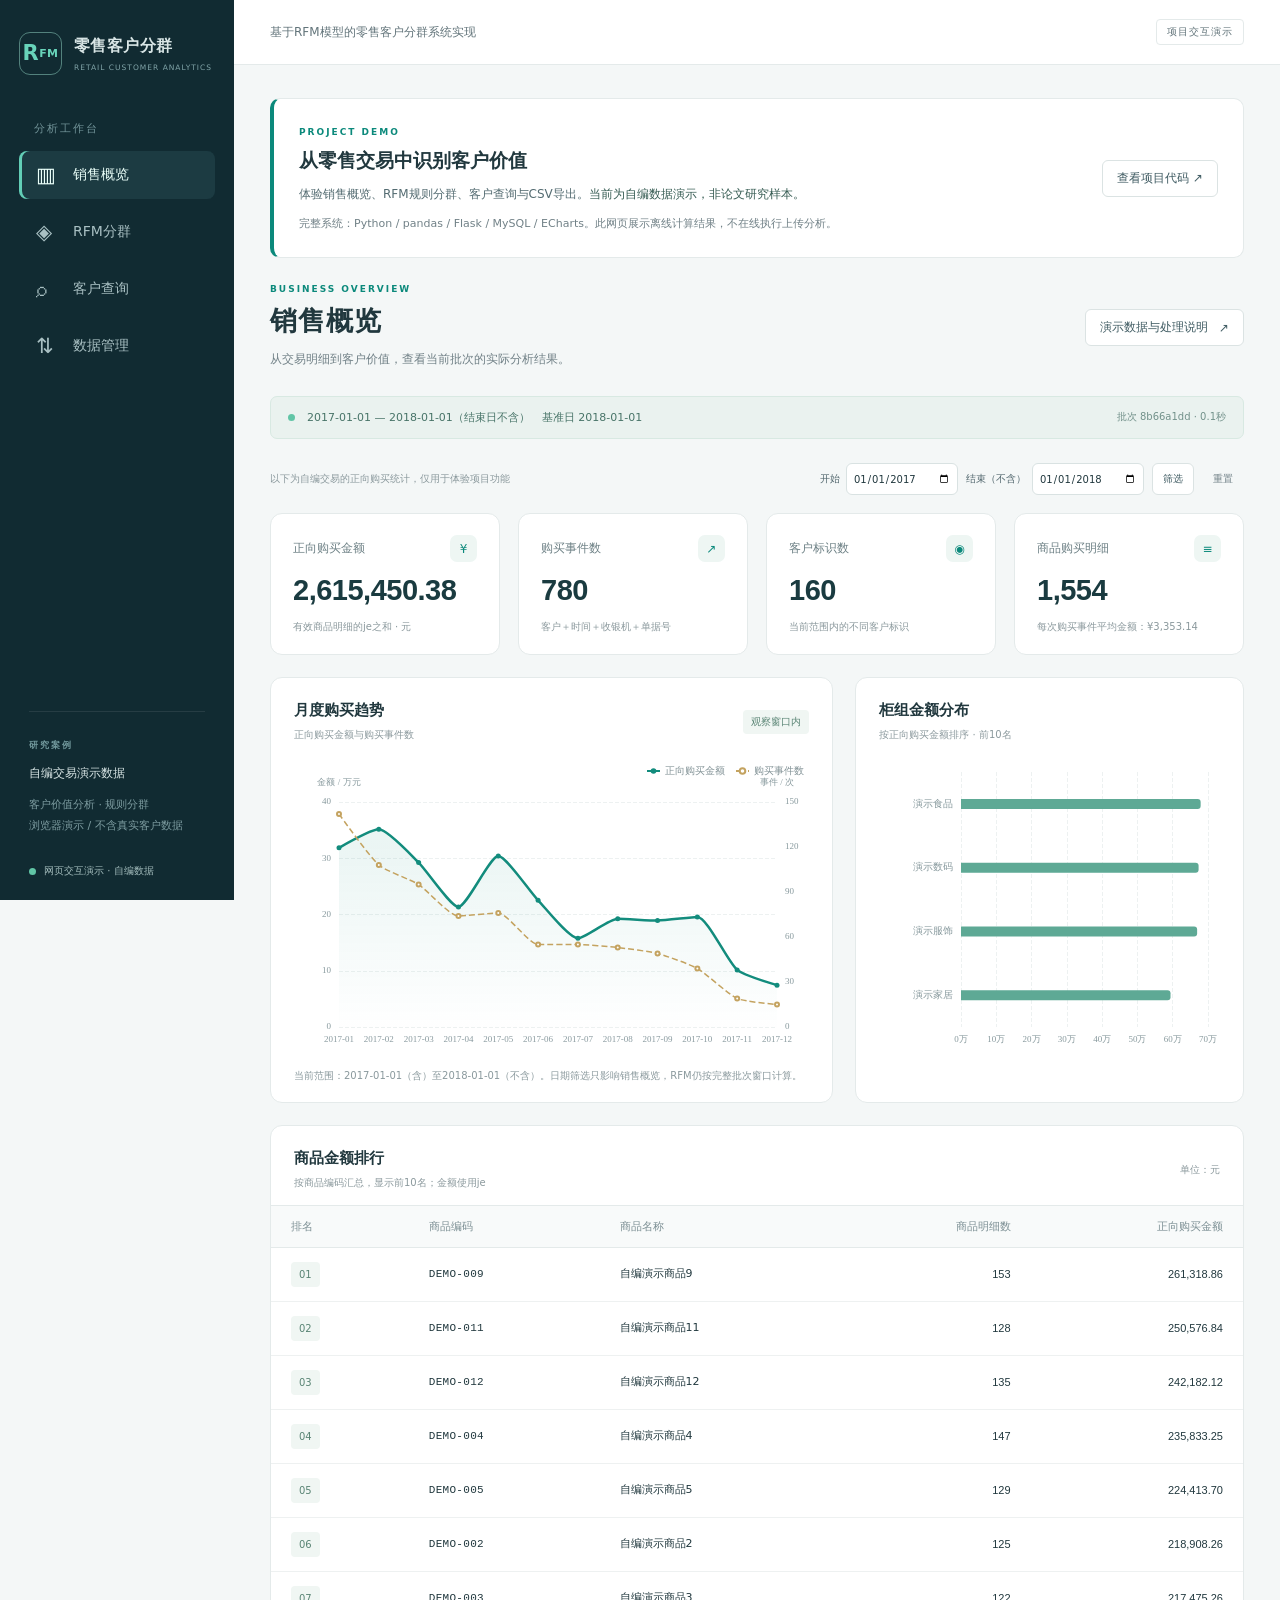
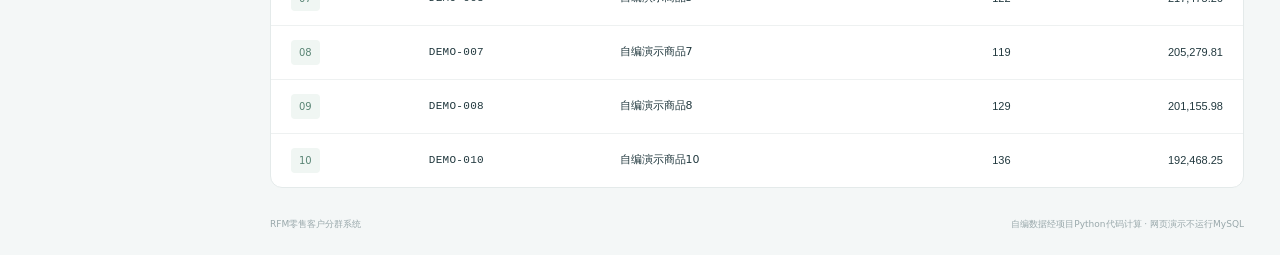
<file: index.html>
<!doctype html>
<html lang="zh-CN">
<head>
  <meta charset="utf-8"><meta name="viewport" content="width=device-width,initial-scale=1">
  <title>零售客户分群系统 · 项目演示</title>
  <link rel="stylesheet" href="./assets/app.css">
  <script defer src="./assets/vendor/echarts.min.js"></script>
  <script defer src="./assets/pages-adapter.js"></script>
  <script defer src="./assets/app.js"></script>
<link rel="stylesheet" href="./assets/pages.css"></head>
<body>
<aside class="sidebar">
  <a class="brand" href="#overview"><span class="brand-mark">R<span>FM</span></span><span>零售客户分群<small>RETAIL CUSTOMER ANALYTICS</small></span></a>
  <div class="nav-label">分析工作台</div>
  <nav aria-label="主导航">
    <a href="#overview" data-nav="overview"><span class="nav-icon">▥</span>销售概览</a>
    <a href="#segments" data-nav="segments"><span class="nav-icon">◈</span>RFM分群</a>
    <a href="#customers" data-nav="customers"><span class="nav-icon">⌕</span>客户查询</a>
    <a href="#data" data-nav="data"><span class="nav-icon">⇅</span>数据管理</a>
  </nav>
  <div class="sidebar-note"><span class="eyebrow">研究案例</span><p>自编交易演示数据</p><small>客户价值分析 · 规则分群<br>浏览器演示 / 不含真实客户数据</small></div>
  <div id="health" class="health"><span class="status-dot"></span>正在连接数据库</div>
</aside>
<main>
  <header class="topbar"><span>基于RFM模型的零售客户分群系统实现</span><span class="local-tag">项目交互演示</span></header>
  <div class="content"><section class="demo-intro" aria-label="项目演示说明"><div><span class="eyebrow">PROJECT DEMO</span><h2>从零售交易中识别客户价值</h2><p>体验销售概览、RFM规则分群、客户查询与CSV导出。<strong>当前为自编数据演示，非论文研究样本。</strong></p><small>完整系统：Python / pandas / Flask / MySQL / ECharts。此网页展示离线计算结果，不在线执行上传分析。</small></div><a class="button secondary" href="https://github.com/BlazyZ/rfm-segmentation" target="_blank" rel="noopener noreferrer">查看项目代码 ↗</a></section>
    <div class="page-heading"><div><div class="eyebrow" id="page-eyebrow">BUSINESS OVERVIEW</div><h1 id="page-title">销售概览</h1><p id="page-description">从交易明细到客户价值，查看当前批次的实际分析结果。</p></div><a class="button secondary" href="#data">演示数据与处理说明 <span>↗</span></a></div>
    <div class="scope-bar"><div><span class="scope-dot"></span><strong id="scope-period">尚未完成数据分析</strong><span id="scope-reference"></span></div><span id="scope-batch">等待导入</span></div>
    <div id="global-error" class="notice error" role="alert" hidden></div>
    <div id="no-data" class="empty panel" hidden><div class="empty-symbol">⇅</div><h2>先导入一份交易数据</h2><p>使用项目中的百货商场原始CSV，或上传相同结构的CSV / Excel交易文件。</p><a class="button primary" href="#data">前往数据管理</a></div>

    <section id="page-overview" class="page" aria-label="销售概览">
      <div class="section-tools"><span class="subtle">以下为自编交易的正向购买统计，仅用于体验项目功能</span><form id="sales-filter" class="inline-form"><label>开始 <input id="sales-start" type="date" required></label><label>结束（不含） <input id="sales-end" type="date" required></label><button class="button secondary" type="submit">筛选</button><button id="sales-reset" class="button quiet" type="button">重置</button></form></div>
      <div class="metric-grid" id="overview-metrics">
        <article class="metric"><div>正向购买金额 <span>¥</span></div><strong id="metric-amount">—</strong><small>有效商品明细的je之和 · 元</small></article>
        <article class="metric"><div>购买事件数 <span>↗</span></div><strong id="metric-events">—</strong><small>客户＋时间＋收银机＋单据号</small></article>
        <article class="metric"><div>客户标识数 <span>◉</span></div><strong id="metric-customers">—</strong><small>当前范围内的不同客户标识</small></article>
        <article class="metric"><div>商品购买明细 <span>≡</span></div><strong id="metric-lines">—</strong><small id="metric-aov">每次购买事件平均金额：—</small></article>
      </div>
      <div class="chart-grid"><article class="panel chart-wide"><div class="panel-heading"><div><h2>月度购买趋势</h2><p>正向购买金额与购买事件数</p></div><span class="badge">观察窗口内</span></div><div id="chart-trend" class="chart" role="img" aria-label="月度购买趋势图"></div><p class="chart-note" id="sales-range-note"></p></article><article class="panel"><div class="panel-heading"><div><h2>柜组金额分布</h2><p>按正向购买金额排序 · 前10名</p></div></div><div id="chart-counters" class="chart" role="img" aria-label="柜组金额排行"></div></article></div>
      <article class="panel"><div class="panel-heading"><div><h2>商品金额排行</h2><p>按商品编码汇总，显示前10名；金额使用je</p></div><span class="subtle">单位：元</span></div><div class="table-wrap"><table><thead><tr><th>排名</th><th>商品编码</th><th>商品名称</th><th class="number">商品明细数</th><th class="number">正向购买金额</th></tr></thead><tbody id="products-body"><tr><td colspan="5" class="empty-cell">正在加载</td></tr></tbody></table></div></article>
    </section>

    <section id="page-segments" class="page" hidden aria-label="RFM分群">
      <div class="metric-grid three"><article class="metric"><div>已分群客户标识</div><strong id="segment-total">—</strong><small>每位客户有且仅有一个分群</small></article><article class="metric"><div>重要价值客户占比</div><strong id="segment-vip">—</strong><small>R、F、M评分均达到高档</small></article><article class="metric"><div>评分与群体规则</div><strong class="metric-text">五档评分 · 八类分群</strong><small>经验分位数；单项评分≥4为高档</small></article></div>
      <div class="chart-grid"><article class="panel"><div class="panel-heading"><div><h2>群体人数构成</h2><p>不同客户标识数</p></div></div><div id="chart-segments" class="chart" role="img" aria-label="客户分群人数构成"></div></article><article class="panel chart-wide"><div class="panel-heading"><div><h2>群体金额贡献</h2><p>各分群有效je之和 · 元</p></div></div><div id="chart-contribution" class="chart" role="img" aria-label="各分群金额贡献"></div></article></div>
      <article class="panel"><div class="panel-heading"><div><h2>群体特征对比</h2><p>点击群体名称查看对应客户；R越小表示购买越近期</p></div></div><div class="table-wrap"><table><thead><tr><th>客户群体</th><th>R / F / M高低</th><th class="number">客户数</th><th class="number">人数占比</th><th class="number">金额占比</th><th class="number">平均R / 天</th><th class="number">平均F / 次</th><th class="number">平均M / 元</th></tr></thead><tbody id="segments-body"></tbody></table></div></article>
      <article class="panel rule-panel"><div class="panel-heading"><div><h2>本批次计算与评分规则</h2><p>规则随批次保存，重复阈值允许出现空分档，同值始终同分</p></div><span class="badge">rfm-v1</span></div><div class="definition-grid"><p><b>R · 最近购买间隔</b><span>基准日与客户最后一次有效购买日期之差，按自然日计算。</span></p><p><b>F · 购买频次</b><span>不同“客户＋完整交易时间＋收银机＋单据号”的组合数。</span></p><p><b>M · 正向购买金额</b><span>有效je之和；保留折扣影响，未扣除被排除的退款。</span></p></div><div class="table-wrap"><table><thead><tr><th>指标</th><th>20%分位数</th><th>40%分位数</th><th>60%分位数</th><th>80%分位数</th><th>评分方向</th></tr></thead><tbody id="rules-body"></tbody></table></div><p class="panel-note">以数值≤阈值划分区间：F、M从低到高计1—5分，R反向计5—1分。单项评分≥4为高档，其他为低档。标签用于历史规则分群，不表示预测结果或经验证的营销效果。</p></article>
    </section>

    <section id="page-customers" class="page" hidden aria-label="客户查询">
      <article class="panel"><form id="customer-filter" class="filter-form"><label class="grow">客户标识<input id="customer-kh" type="search" placeholder="输入完整或部分客户标识" maxlength="8" pattern="[0-9a-fA-F]{1,8}"></label><label>客户群体<select id="customer-segment"><option value="">全部群体</option></select></label><label>排序方式<select id="customer-sort"><option value="m">金额从高到低</option><option value="f">购买事件从多到少</option><option value="r">购买时间从近到远</option><option value="kh">客户标识升序</option></select></label><button class="button primary" type="submit">查询客户</button><button class="button secondary" id="customer-reset" type="button">重置</button></form></article>
      <article class="panel"><div class="panel-heading"><div><h2>客户RFM结果 <span id="customer-count" class="count-label"></span></h2><p>导出当前筛选下的全部客户，包含分析日期与批次</p></div><div class="button-group"><button class="button secondary export-btn" data-format="csv">导出CSV ↓</button></div></div><div class="table-wrap"><table><thead><tr><th>客户标识</th><th class="number">R / 天</th><th class="number">F / 次</th><th class="number">M / 元</th><th class="number">商品明细</th><th>R / F / M评分</th><th>客户分群</th><th>操作</th></tr></thead><tbody id="customers-body"></tbody></table></div><div class="pagination"><span id="page-info"></span><div><button class="button secondary" id="prev-page">上一页</button><button class="button secondary" id="next-page">下一页</button></div></div></article>
    </section>

    <section id="page-data" class="page" hidden aria-label="数据管理">
      <div class="data-grid"><article class="panel"><div class="panel-heading"><div><h2>从交易明细到客户分群</h2><p>完整本机系统支持导入、清洗、计算和数据库保存</p></div><span class="badge">项目流程</span></div><div class="demo-flow"><p><b>读取交易 → 清洗审计 → RFM计算 → 规则评分 → 八类分群 → 查询与导出</b></p><p>R：距离最近一次购买的自然日数。<br>F：客户＋完整时间＋收银机＋单据号的不同组合数。<br>M：有效je之和，以整数分累计。</p><p>本网页可体验筛选、排序、分页、明细追查和CSV导出。文件上传、重新分析、Excel导出及MySQL写入在完整本机系统中运行。</p><a class="table-link" href="https://github.com/BlazyZ/rfm-segmentation#readme" target="_blank" rel="noopener noreferrer">查看完整系统说明 ↗</a></div><form id="import-form" class="import-form"><label>数据来源<select id="import-source"><option value="builtin">项目内置原始交易CSV（全量核查）</option><option value="upload">上传同结构交易文件</option><option value="previous">使用当前批次原文件重新分析</option></select></label><label id="upload-label" hidden>选择交易文件<input id="import-file" type="file" accept=".csv,.xlsx"><small>最大300MB；仅支持约定的12字段交易表，不支持会员信息表。</small></label><div class="date-grid"><label>窗口开始（含）<input id="import-start" type="date" value="2017-01-01" required></label><label>窗口结束（不含）<input id="import-end" type="date" value="2018-01-01" required></label><label>分析基准日<input id="import-reference" type="date" value="2018-01-01" required></label></div><div class="notice info">第一版默认分析2017年。相同文件、日期与规则直接复用结果，不会重复叠加；新任务失败时保留上一成功批次。</div><button id="import-submit" class="button primary" type="submit">开始导入与分析 <span>→</span></button><div id="job-status" class="job-status" role="status" hidden></div></form></article><article class="panel data-note"><div class="panel-heading"><div><h2>数据与处理口径</h2><p>自编交易样本 · 非论文研究数据</p></div></div><ol><li>校验全部12个字段及日期，筛选观察窗口内交易。</li><li>仅保留8位十六进制客户标识、4位十六进制单据标识，收银机标识不能为空。</li><li>数量与je均须为正；金额按分汇总，异常数据隔离并注明原因。</li><li>保留完全相同行和极端正向金额，不猜测修复异常标识。</li></ol><p>本页客户、商品与交易均为程序生成，仅用于公开演示。完整系统使用的论文案例为cumcm2018c公开教学副本，来源与限制见代码仓库。</p><details><summary>查看必要字段</summary><code>kh, dtime, spbm, sl, sj, je, spmc, jf, syjh, djh, gzbm, gzmc</code><p>CSV支持UTF-8、GB18030；Excel须恰有一张包含全部字段的交易表。标识应保存为文本。</p></details></article></div>
      <article class="panel"><div class="panel-heading"><div><h2>当前批次质量报告</h2><p id="quality-caption">分析完成后展示</p></div><div class="button-group" id="quality-downloads"></div></div><div class="quality-metrics" id="quality-metrics"></div><div class="table-wrap"><table><thead><tr><th>排除原因</th><th class="number">命中行数（可重叠）</th><th class="number">首要原因行数（互斥）</th></tr></thead><tbody id="quality-body"></tbody></table></div><p class="panel-note" id="quality-note">同一行可命中多个原因；首要原因按表中顺序确定，互斥计数之和等于排除总数。</p></article>
      <article class="panel"><div class="panel-heading"><div><h2>分析批次记录</h2><p>此网页展示一个已离线计算的自编数据批次</p></div><button class="button secondary" id="refresh-batches">刷新记录</button></div><div class="table-wrap"><table><thead><tr><th>批次 / 文件</th><th>观察窗口</th><th>基准日</th><th>状态</th><th>创建时间</th><th class="number">耗时 / 秒</th><th>操作</th></tr></thead><tbody id="batches-body"></tbody></table></div></article>
    </section>
    <footer>RFM零售客户分群系统 <span>自编数据经项目Python代码计算 · 网页演示不运行MySQL</span></footer>
  </div>
</main>
<dialog id="customer-dialog"><div class="dialog-heading"><div><span class="eyebrow">CUSTOMER PROFILE</span><h2 id="detail-title">客户详情</h2></div><button class="icon-button" id="close-dialog" aria-label="关闭详情">×</button></div><div id="detail-content"></div></dialog>
<div id="toast" class="toast" role="status" hidden></div>
</body>
</html>
</file>
<file: assets/app.css>
@charset "UTF-8";
:root{--nav:#112b32;--nav2:#1c3b42;--accent:#0b897b;--accent-light:#e4f4ef;--text:#21383e;--muted:#718187;--border:#e4eaea;--bg:#f4f7f7;--white:#fff;--danger:#b74444;--radius:12px;font-family:"Microsoft YaHei","PingFang SC",system-ui,sans-serif;color:var(--text);font-size:14px}*{box-sizing:border-box}body{margin:0;background:var(--bg)}a{color:inherit;text-decoration:none}button,input,select{font:inherit}button,a,input,select{outline-color:var(--accent)}button{cursor:pointer}button:disabled{opacity:.5;cursor:not-allowed}button,input,select{min-height:39px}input,select{border:1px solid #d9e2e2;border-radius:6px;padding:8px 11px;background:white;color:var(--text);max-width:100%}input:focus,select:focus{border-color:var(--accent);box-shadow:0 0 0 3px #0b897b12}label{display:flex;flex-direction:column;gap:8px;color:#52676e;font-size:12px}label small{line-height:1.7;color:var(--muted)}[hidden]{display:none!important}.sidebar{position:fixed;inset:0 auto 0 0;width:234px;background:var(--nav);color:#d8e5e5;display:flex;flex-direction:column;padding:32px 19px 22px;z-index:10}.brand{display:flex;align-items:center;gap:12px;font-size:16px;font-weight:600;line-height:1.5;letter-spacing:.4px}.brand small{display:block;font-size:7.5px;letter-spacing:1px;font-weight:400;color:#81a4a8;margin-top:4px}.brand-mark{display:flex;align-items:center;justify-content:center;border:1px solid #53827d;border-radius:11px;width:43px;height:43px;font-size:21px;color:#68d4ba;font-weight:600}.brand-mark span{font-size:11px;align-self:flex-end;margin-bottom:12px}.nav-label{font-size:11px;color:#729499;margin:46px 15px 15px;letter-spacing:2px}nav{display:grid;gap:9px}nav a{padding:14px 17px;display:flex;align-items:center;gap:14px;color:#a9c0c3;border-radius:8px}nav a:hover{background:#ffffff08;color:white}nav a.active{color:#eafff9;background:var(--nav2);box-shadow:inset 3px 0 #62ceb6}.nav-icon{font-size:21px;width:23px;line-height:20px;font-weight:400}.sidebar-note{border-top:1px solid #ffffff16;margin: auto 10px 0;padding-top:23px}.sidebar-note .eyebrow{color:#71989c}.sidebar-note p{font-size:12px;margin:11px 0}.sidebar-note small{font-size:11px;color:#7d9ca0;line-height:1.9}.health{display:flex;align-items:center;gap:8px;font-size:10px;color:#a1baba;margin:27px 10px 0}.status-dot,.scope-dot{width:7px;height:7px;display:inline-block;background:#61c5a6;border-radius:50%}.health.failed .status-dot{background:#e3907d}main{margin-left:234px}.topbar{height:65px;display:flex;justify-content:space-between;align-items:center;background:#fff;border-bottom:1px solid var(--border);padding:0 36px;font-size:12px;color:#62747a}.local-tag{font-size:10px;border:1px solid var(--border);padding:5px 10px;border-radius:4px;letter-spacing:1px}.content{max-width:1600px;margin:auto;padding:33px 36px 0}.page-heading{display:flex;justify-content:space-between;align-items:center;gap:20px;margin-bottom:25px}.eyebrow{font-size:9px;letter-spacing:2px;color:var(--accent);font-weight:600}h1{font-size:27px;letter-spacing:1px;font-weight:600;margin:9px 0 10px}h2{font-size:15px;font-weight:600;margin:0}p{line-height:1.8}.page-heading p{color:var(--muted);font-size:12px;margin:0}.button{border:1px solid transparent;border-radius:6px;display:inline-flex;align-items:center;justify-content:center;gap:11px;padding:9px 14px;white-space:nowrap;font-size:12px;min-height:37px;transition:background .15s}.button.primary{background:var(--accent);color:white}.button.primary:hover{background:#087465}.button.secondary{background:#fff;border-color:#dbe3e3;color:#405c63}.button.secondary:hover{background:#f2f7f6}.button.quiet{background:transparent;color:var(--muted)}.button-group{display:flex;gap:8px;align-items:center}.scope-bar{background:#eaf2ef;border:1px solid #d8e9e2;color:#487468;display:flex;justify-content:space-between;gap:10px;padding:13px 17px;border-radius:7px;margin-bottom:24px;font-size:11px}.scope-bar>div{display:flex;gap:12px;align-items:center}.scope-bar strong{font-weight:500}.scope-bar>span{font-size:10px;color:#72918a}.metric-grid{display:grid;grid-template-columns:repeat(4,minmax(0,1fr));gap:18px;margin-bottom:22px}.metric-grid.three{grid-template-columns:repeat(3,minmax(0,1fr))}.metric{background:#fff;border:1px solid var(--border);border-radius:var(--radius);padding:21px 22px 19px;overflow:hidden}.metric>div{display:flex;align-items:center;justify-content:space-between;font-size:12px;color:#6d8085}.metric>div>span{color:var(--accent);background:#eef6f3;width:27px;height:27px;display:flex;justify-content:center;align-items:center;border-radius:7px}.metric strong{display:block;font-family:"Segoe UI",sans-serif;font-size:29px;font-weight:600;letter-spacing:-.5px;margin:12px 0;color:#1a3b40;font-variant-numeric:tabular-nums;white-space:nowrap}.metric strong.metric-text{font-family:inherit;font-size:20px;margin:19px 0}.metric small{font-size:10px;color:#8b999d;display:block;line-height:1.6}.panel{background:white;border:1px solid var(--border);border-radius:var(--radius);margin-bottom:22px;overflow:hidden}.panel-heading{display:flex;justify-content:space-between;gap:15px;align-items:center;padding:23px 23px 14px}.panel-heading p{font-size:10px;color:#8b999d;margin:7px 0 0;line-height:1.6}.badge{display:inline-block;background:#f0f6f3;color:#5a8575;border-radius:4px;padding:5px 8px;font-size:10px;white-space:nowrap}.chart-grid{display:grid;grid-template-columns:1.45fr 1fr;gap:22px}.chart-grid .panel{min-width:0}.chart{height:310px;width:100%}.chart-note{font-size:10px;color:#8a999d;padding:0 23px;margin:0 0 17px}.table-wrap{overflow-x:auto}table{border-collapse:collapse;width:100%;font-size:11px;white-space:nowrap}th{text-align:left;font-weight:500;color:#7c8f94;background:#f8fafa;border-top:1px solid var(--border);border-bottom:1px solid var(--border);padding:13px 20px}td{padding:14px 20px;border-bottom:1px solid #eef1f1;line-height:1.5}tbody tr:last-child td{border-bottom:0}tbody tr:hover{background:#fbfdfc}.number{text-align:right;font-family:"Segoe UI",sans-serif;font-variant-numeric:tabular-nums}.table-link{border:0;background:transparent;padding:0;min-height:20px;color:var(--accent);font-size:11px;text-align:left}.mono{font-family:Consolas,monospace;letter-spacing:.3px}.subtle{color:#8b999d;font-size:10px}.section-tools{display:flex;align-items:center;justify-content:space-between;gap:15px;flex-wrap:wrap;margin-bottom:18px}.inline-form{display:flex;gap:8px;align-items:center}.inline-form label{flex-direction:row;align-items:center;font-size:10px;gap:6px}.inline-form input{font-size:10px;padding:6px;min-height:32px}.inline-form .button{min-height:32px;padding:6px 10px;font-size:10px}.definition-grid{display:grid;grid-template-columns:repeat(3,1fr);gap:26px;padding:0 23px 14px}.definition-grid b{display:block;font-size:11px;margin-bottom:8px}.definition-grid span{display:block;color:#819096;font-size:11px}.panel-note{font-size:10px;color:#849396;line-height:1.9;margin:0;padding:17px 23px;border-top:1px solid var(--border);background:#fcfdfd}.filter-form{padding:23px;display:flex;gap:15px;align-items:flex-end;flex-wrap:wrap}.filter-form .grow{flex:1;min-width:180px}.filter-form select{min-width:155px}.count-label{font-weight:400;font-size:11px;color:var(--muted);margin-left:10px}.pagination{display:flex;align-items:center;justify-content:space-between;padding:17px 23px;border-top:1px solid var(--border);font-size:11px;color:var(--muted)}.pagination>div{display:flex;gap:10px}.segment-tag{background:#eff5f3;color:#43846f;border-radius:4px;padding:4px 8px;font-size:10px;display:inline-block}.score{display:inline-flex;align-items:center;justify-content:center;width:22px;height:22px;background:#f0f4f4;border-radius:4px;margin-right:3px;color:#5b7477;font-family:"Segoe UI",sans-serif}.score.high{background:#dff2e9;color:#1e856c}.data-grid{display:grid;grid-template-columns:1.35fr 1fr;gap:22px;align-items:stretch}.import-form{padding:10px 23px 23px;display:grid;gap:20px}.date-grid{display:grid;grid-template-columns:repeat(3,1fr);gap:13px}.notice{border-radius:6px;padding:12px 15px;font-size:11px;line-height:1.8}.notice.info{background:#f3f7f8;color:#71878d;border:1px solid #e6ecee}.notice.error{background:#fdf0ef;color:var(--danger);border:1px solid #f4d4cf;margin-bottom:20px}.data-note ol{padding:0 27px 0 43px;font-size:12px;line-height:1.9;color:#6e8084}.data-note li{margin-bottom:12px;padding-left:4px}.data-note>p,.data-note details{margin:18px 23px;font-size:11px;color:#91a0a3;line-height:1.9}.data-note details{border-top:1px solid var(--border);padding-top:15px}.data-note summary{cursor:pointer;color:#577c78}.data-note code{font-size:10px;display:block;white-space:normal;margin-top:12px}.quality-metrics{display:grid;grid-template-columns:repeat(4,1fr);gap:15px;padding:10px 23px 22px}.quality-metrics div{background:#f7fafa;border-radius:7px;padding:13px}.quality-metrics small{color:#86999b;font-size:10px;display:block}.quality-metrics strong{font-family:"Segoe UI",sans-serif;font-size:21px;font-weight:600;display:block;margin-top:6px}.job-status{border:1px solid #d3e9e0;border-radius:6px;background:#eef8f3;padding:13px 15px;font-size:11px;line-height:1.9;color:#4d7e6e}.job-status.running:before{content:"";display:inline-block;width:10px;height:10px;border:2px solid #b2d4c8;border-top-color:var(--accent);border-radius:50%;animation:spin 1s linear infinite;margin-right:9px}.job-status.failed{color:var(--danger);background:#fdf0ef;border-color:#f4d4cf}.status-label{display:inline-block;font-size:10px;border-radius:4px;padding:4px 7px;background:#eff4f3;color:#6a8582}.status-label.succeeded{color:#18795a;background:#e6f4ed}.status-label.failed{color:#ac6252;background:#fbeeea}.status-label.running,.status-label.queued{color:#9b7c2c;background:#faf4df}.empty{padding:65px 20px;text-align:center}.empty-symbol{font-size:40px;color:#65a894;margin-bottom:15px}.empty h2{font-size:20px}.empty p{font-size:12px;color:var(--muted);margin:15px 0 24px}.empty-cell{text-align:center;color:#99a8ab;padding:40px}footer{display:flex;justify-content:space-between;padding:8px 0 24px;color:#99a8ab;font-size:9px}dialog{border:0;border-radius:14px;padding:0;width:min(1000px,calc(100% - 45px));max-height:88vh;box-shadow:0 20px 80px #12323833;color:var(--text)}dialog::backdrop{background:#0c252d77;backdrop-filter:blur(2px)}.dialog-heading{padding:25px 27px 17px;display:flex;justify-content:space-between;align-items:center;border-bottom:1px solid var(--border)}.dialog-heading h2{font-size:20px;margin-top:7px}.icon-button{border:0;background:#f1f5f4;width:34px;height:34px;min-height:34px;font-size:22px;border-radius:6px;color:#698386}#detail-content{padding:24px}.detail-summary{display:grid;grid-template-columns:repeat(4,1fr);gap:12px;margin:17px 0 22px}.detail-summary div{background:#f5f8f7;border-radius:7px;padding:13px}.detail-summary small{display:block;color:#88999d;font-size:10px}.detail-summary b{display:block;font-size:21px;margin-top:8px;font-family:"Segoe UI",sans-serif}.detail-meta{display:flex;gap:15px;align-items:center;color:#7b8f93;font-size:11px;flex-wrap:wrap}.detail-note{font-size:11px;color:#829397;line-height:1.9}.toast{position:fixed;bottom:30px;left:calc(50% + 70px);transform:translateX(-50%);padding:13px 21px;background:#173e39;color:white;z-index:100;box-shadow:0 5px 25px #12323822;border-radius:8px;font-size:12px;max-width:85vw;line-height:1.8}@keyframes spin{to{transform:rotate(360deg)}}@media(min-width:1600px){.metric strong{font-size:34px}.chart{height:340px}}@media(max-width:1250px){.sidebar{width:205px;padding:30px 14px}.brand{font-size:14px;gap:9px}.brand small{font-size:6.5px}.brand-mark{width:38px;height:38px}main{margin-left:205px}.content{padding:27px 25px 0}.topbar{padding:0 25px}.metric{padding:18px 16px}.metric strong{font-size:25px}.metric small{font-size:9px}.scope-bar{flex-wrap:wrap}.data-grid{grid-template-columns:1.2fr 1fr}.date-grid{grid-template-columns:1fr}.chart-grid{grid-template-columns:1fr 1fr}.section-tools{align-items:flex-start}}@media(max-width:950px){.metric-grid{grid-template-columns:repeat(2,1fr)}.metric-grid.three{grid-template-columns:1fr}.chart-grid,.data-grid{grid-template-columns:1fr}.chart{height:310px}.date-grid{grid-template-columns:repeat(3,1fr)}.scope-bar>div{flex-wrap:wrap;gap:7px}.definition-grid{grid-template-columns:1fr;gap:0}.panel-heading{align-items:flex-start}.page-heading .button{display:none}}@media(max-width:650px){.sidebar{position:static;width:100%;padding:16px 18px}.brand{font-size:15px}.brand small,.sidebar-note,.health,.nav-label{display:none}nav{display:flex;gap:3px;margin-top:18px}nav a{padding:9px 10px;font-size:11px;gap:4px;flex:1;justify-content:center}.nav-icon{font-size:16px;width:15px}nav a.active{box-shadow:inset 0 -2px #62ceb6}main{margin:0}.topbar{height:47px;padding:0 17px;font-size:9px}.local-tag{display:none}.content{padding:23px 16px 0}.page-heading{margin-bottom:20px}h1{font-size:24px}.scope-bar{padding:12px;font-size:10px}.metric-grid{gap:11px}.metric{padding:16px 13px}.metric strong{font-size:23px}.metric>div{font-size:11px}.metric>div>span{display:none}.metric small{white-space:normal}.panel-heading{padding:18px 17px 14px}.button-group{flex-wrap:wrap;justify-content:flex-end}.panel-heading h2{font-size:14px}.date-grid{grid-template-columns:1fr}.quality-metrics{grid-template-columns:repeat(2,1fr);padding:10px 17px 20px}.inline-form{flex-wrap:wrap}.inline-form label{font-size:10px}.filter-form{padding:18px;gap:12px}.filter-form label{width:100%}.filter-form select{width:100%}.pagination{padding:15px 17px}.detail-summary{grid-template-columns:repeat(2,1fr)}footer{gap:10px;line-height:1.8}footer span{max-width:55%;text-align:right}.toast{left:50%}}
</file>
<file: assets/pages.css>
#import-form,[data-activate]{display:none!important}.demo-intro{display:flex;justify-content:space-between;align-items:center;gap:24px;padding:23px 25px;margin-bottom:26px;background:#fff;border:1px solid var(--border);border-left:4px solid var(--accent);border-radius:10px}.demo-intro h2{font-size:19px;margin:10px 0}.demo-intro p{font-size:12px;margin:0 0 8px;color:#536b71}.demo-intro strong{font-weight:500;color:#365c53}.demo-intro small{font-size:11px;line-height:1.9;color:var(--muted)}.demo-flow{padding:0 23px 24px;font-size:12px;color:#597178;line-height:1.9}#page-data .data-grid>.panel:first-child{overflow:hidden}@media(max-width:650px){.demo-intro{display:block;padding:18px}.demo-intro .button{margin-top:15px}.demo-intro h2{font-size:17px}}
</file>
